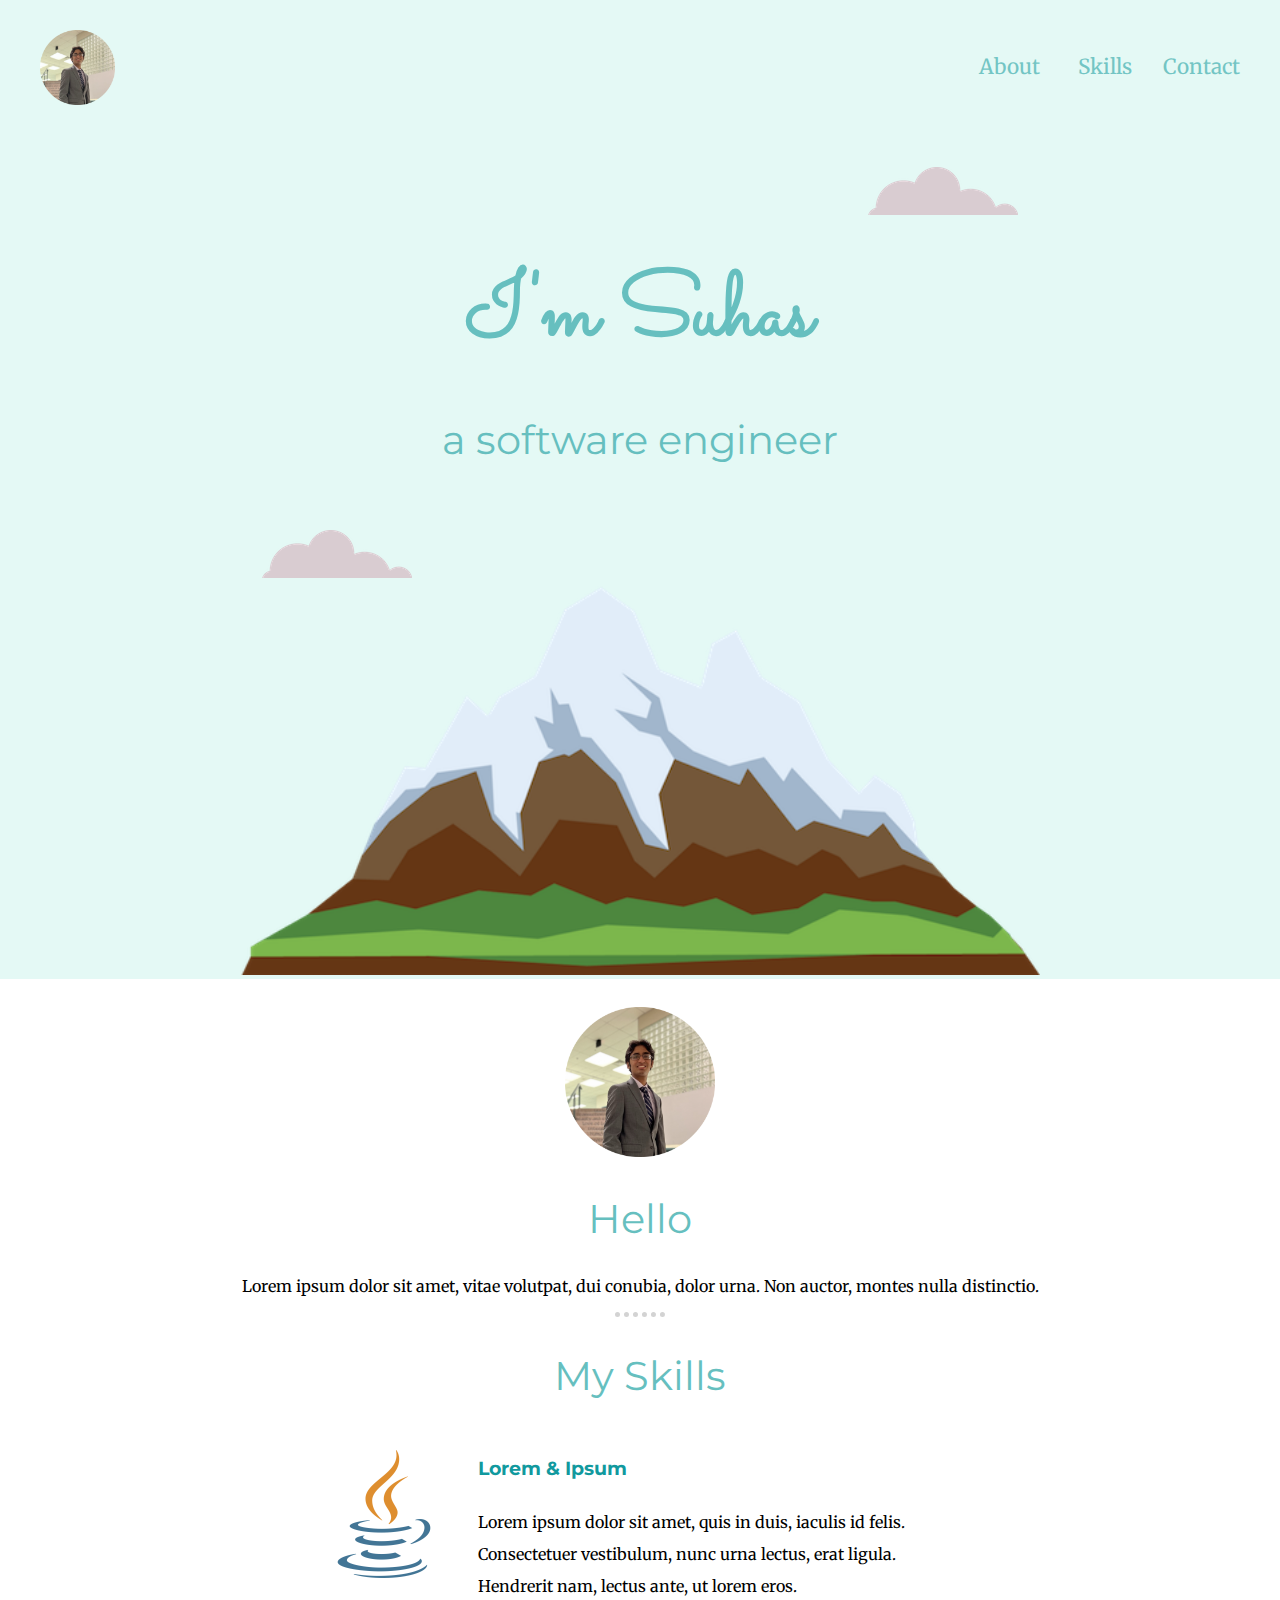
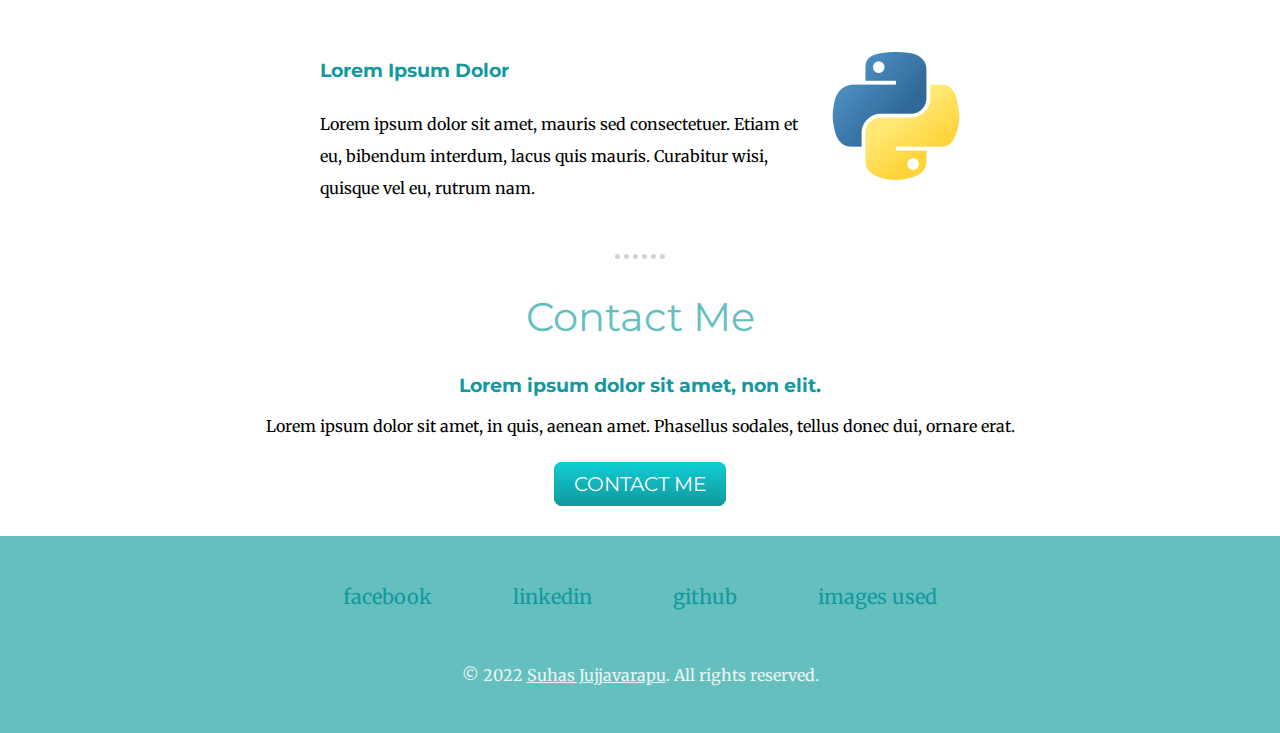
<file: index.html>
<!DOCTYPE html>
<html lang="en" dir="ltr">

<head>
  <meta charset="utf-8">
  <title>Suhas Jujjavarapu</title>
  <link rel="stylesheet" href="css/styles.css">
  <link rel="icon" href="favicon.ico?v=2">

  <!-- Fonts -->
  <link rel="preconnect" href="https://fonts.googleapis.com">
  <link rel="preconnect" href="https://fonts.gstatic.com" crossorigin>
  <link href="https://fonts.googleapis.com/css2?family=Merriweather&family=Montserrat&family=Sacramento&display=swap" rel="stylesheet">

</head>

<body>
  <header class="floating-header">
    <div style="width: 100%;" class="floating-container">
        <a style="height: 75px; width: 75px;" href="index.html"><img class="img" src="images/suhas.png" alt="profile picture" height="75px" width="75px"></a>
        <a style="right: 300px; bottom: 50px;" class="text" href="#about">About</a>
        <a style="right: 208px; bottom: 50px;" class="text" href="#skills">Skills</a>
        <a style="right: 100px; bottom: 50px;" class="text" href="#contact">Contact</a>
    </div>
  </header>


  <div class="empty-container">

  </div>
  <div id="about" class="top-container">
    <img class="top-cloud" src="images/cloud.png" alt="cloud.png">
    <strong>
      <h1>I'm Suhas</h1>
      <h2>a software engineer</h2>
    </strong>
    <img class="bottom-cloud" src="images/cloud.png" alt="cloud.png">
    <img style="position: relative; width: 800px" class-"mountain" src="images/mountain.png" alt="mountain.png">
  </div>

  <div class="middle-container">
    <div class="profile">
      <img style="margin-top: 2.2%;" src="images/suhas.png" alt="profile picture" height="150px" width="150px">
      <h2 id="skills">Hello</h2>
      <p>Lorem ipsum dolor sit amet, vitae volutpat, dui conubia, dolor urna. Non auctor, montes nulla distinctio.</p>
    </div>
    <hr class="dotted-hr">
    <div class="skills">
      <h2>My Skills</h2>
      <div class="skill-row">
        <img class="java-img" src="images/java.png" title="java icons" alt="Java icons created by Freepik - Flaticon">
        <h3>Lorem & Ipsum</h3>
        <p>Lorem ipsum dolor sit amet, quis in duis, iaculis id felis. Consectetuer vestibulum, nunc urna lectus, erat ligula. Hendrerit nam, lectus ante, ut lorem eros.</p>
      </div>
      <div class="skill-row">
        <img class="python-img" src="images/python.png" title="python icons" alt="Python icons created by Freepik - Flaticon">
        <h3>Lorem Ipsum Dolor</h3>
        <p>Lorem ipsum dolor sit amet, mauris sed consectetuer. Etiam et eu, bibendum interdum, lacus quis mauris. Curabitur wisi, quisque vel eu, rutrum nam.</p>
      </div>
    </div>
    <hr class="dotted-hr">
    <div id="contact" class="contact-me">
      <h2>Contact Me</h2>
      <h3>Lorem ipsum dolor sit amet, non elit.</h3>
      <p>Lorem ipsum dolor sit amet, in quis, aenean amet. Phasellus sodales, tellus donec dui, ornare erat.</p>
      <br>
      <a class="btn" href="mailto:suhas.jujjavarapu@gmail.com" target="_blank" rel="noopener noreferrer">CONTACT ME</a>
    </div>
  </div>


  <div class="bottom-container">
    <a class="footer-link" href="https://www.facebook.com/suhas.jujjavarapu.1/" target="_blank" rel="noopener noreferrer">facebook</a>
    <a class="footer-link" href="https://www.linkedin.com/in/suhas-jujjavarapu-289008245/" target="_blank" rel="noopener noreferrer">linkedin</a>
    <a class="footer-link" href="https://github.com/suhasj2003" target="_blank" rel="noopener noreferrer">github</a>
    <a class="footer-link" href="images.html" target="_blank" rel="noopener noreferrer">images used</a>
    <br>
    <br>
    <br style="height: 0.5;">
    <p style="color: #EAF6F6;">© 2022 <a style="color: #EAF6F6;" id="copyright" href="index.html">Suhas Jujjavarapu</a>. All rights reserved.</p>
  </div>


</body>

</html>
</file>
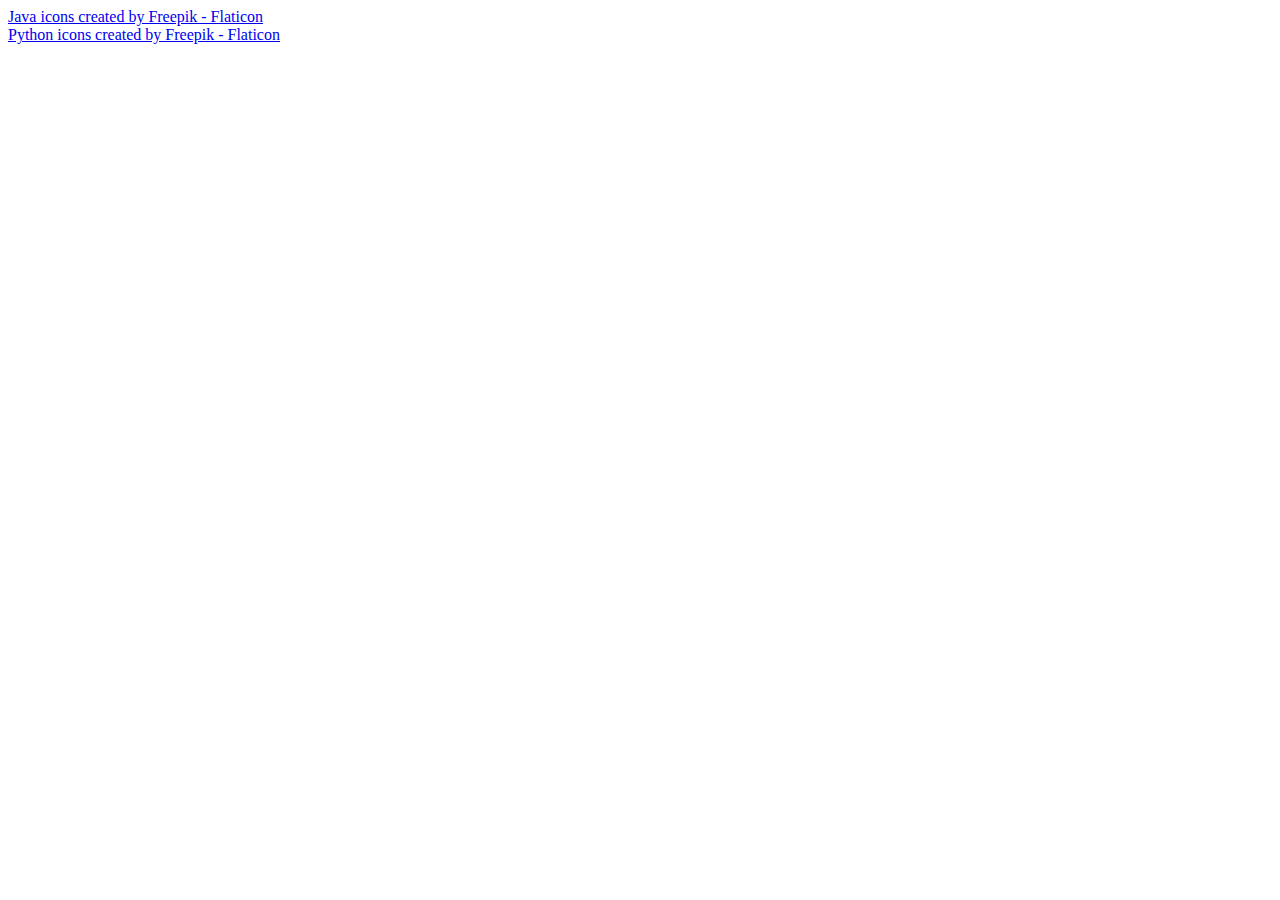
<file: images.html>
<!DOCTYPE html>
<html lang="en" dir="ltr">
  <head>
    <meta charset="utf-8">
    <title>Suhas Jujjavarapu</title>
  </head>
  <body>
    <a href="https://www.flaticon.com/free-icons/java" title="java icons">Java icons created by Freepik - Flaticon</a> <br>
    <a href="https://www.flaticon.com/free-icons/python" title="python icons">Python icons created by Freepik - Flaticon</a>
  </body>
</html>
</file>
<file: css/styles.css>
html {
  scroll-behavior: smooth;
}

body {
  margin: 0;
  font-size: 1rem;
  text-align: center;
  font-family: 'Merriweather', serif;
}

h1 {
  font-family: 'Sacramento', cursive;
  margin-top: 0;
  font-size: 5.625rem;
  margin: 50px auto 0 auto;
  color: #66BFBF;
}

h2 {
  font-family: 'Montserrat', sans-serif;
  font-size: 2.5rem;
  color: #66BFBF;
  font-weight: normal;
}

h3 {
  font-family: 'Montserrat', sans-serif;
  color: #11999E;
}

.top-cloud {
  position: absolute;
  top: 7.6%;
  right: 20.5%;
}

.bottom-cloud {
  position: absolute;
  left: 20.5%;
  bottom: 45.67%;

}

.floating-header {
  position: absolute;
}

.floating-container {
  background-color: #E4F9F5;
  opacity: .90;
  padding: 15px 30px;
  width: 300px;
  height: 100px;
  z-index: 99;
  position: fixed;
}

.text {
  text-decoration: none;
  color: #66BFBF;
  font-size: 1.30rem;
  position: absolute;
  display: inline-block;
}

.img {
  display: block;
  text-align: left;
  position: relative;
  left: 10px;
  top: 15px;
}

.empty-container {
  background-color: #E4F9F5;
  height: 100px;
  width: 100%;
  margin: 0;
  position: relative;
}

.top-container {
  background-color: #E4F9F5;
  padding: 20px;
  margin: 0 auto 0 auto;
  padding-top: 100px;
  padding-bottom: 0;
  position: relative;
}

.middle-container {

}

.bottom-container {
  background-color: #66BFBF;
  margin: 40px 0 0 0;
  padding: 3rem 0 2rem 0;
}

.skill-row {
  margin: 50px auto;
  width: 50%;
  text-align: left;
  line-height: 2;
}

.java-img {
  width: 20%;
  float: left;
  margin-right: 30px;
}

.python-img {
  width: 20%;
  float: right;
  margin-left: 30px;
}

.dotted-hr {
  color: #D3D3D3;
  border-top-width: 5px;
  border-style: none;
  border-top-style: dotted;
  width: 50px
}

.btn {
  background: #11cdd4;
  background-image: -webkit-linear-gradient(top, #11cdd4, #11999e);
  background-image: -moz-linear-gradient(top, #11cdd4, #11999e);
  background-image: -ms-linear-gradient(top, #11cdd4, #11999e);
  background-image: -o-linear-gradient(top, #11cdd4, #11999e);
  background-image: linear-gradient(to bottom, #11cdd4, #11999e);
  -webkit-border-radius: 8;
  -moz-border-radius: 8;
  border-radius: 8px;
  font-family: 'Montserrat', sans-serif;
  color: #ffffff;
  font-size: 20px;
  padding: 10px 20px 10px 20px;
  text-decoration: none;
}

.btn:hover {
  background: #30e3cb;
  background-image: -webkit-linear-gradient(top, #30e3cb, #2bc4ad);
  background-image: -moz-linear-gradient(top, #30e3cb, #2bc4ad);
  background-image: -ms-linear-gradient(top, #30e3cb, #2bc4ad);
  background-image: -o-linear-gradient(top, #30e3cb, #2bc4ad);
  background-image: linear-gradient(to bottom, #30e3cb, #2bc4ad);
  text-decoration: none;
}


.footer-link {
  font-size: 1.25rem;
  text-decoration: none;
  color: #11999E;
  display: inline-block;
  margin: 0 3%;
}

.footer-link:hover {
  color: #EAF6F6;
}

#copyright {
  text-decoration: underline;
  color: #66BFBF;
}
</file>
